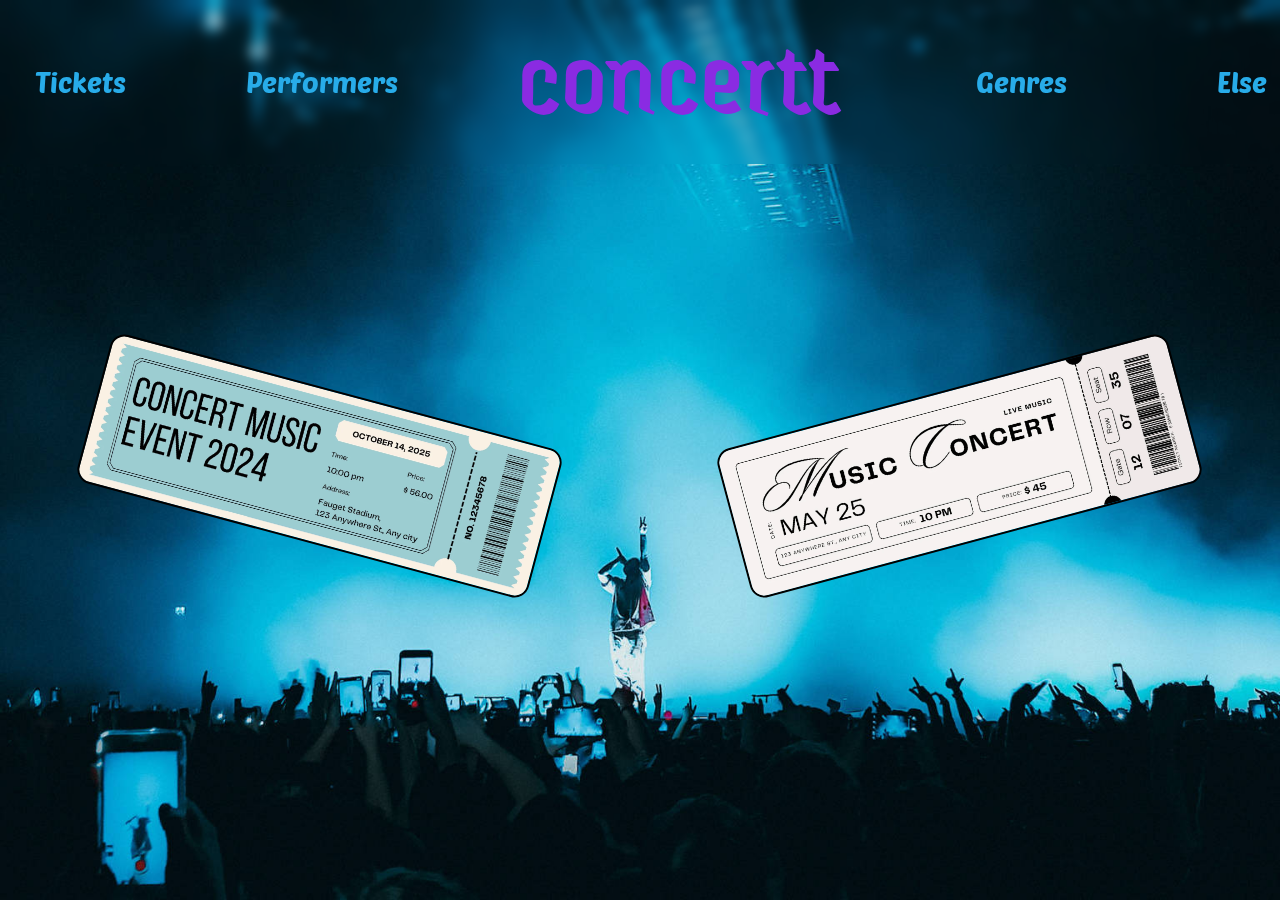
<file: index.html>
<!DOCTYPE html>
<html lang="en">

<head>
    <meta charset="UTF-8">
    <meta name="viewport" content="width=device-width, initial-scale=1.0">
    <title>CONCERTT</title>
    <link rel="stylesheet" href="style.css">
    <link rel="preconnect" href="https://fonts.googleapis.com">
    <link rel="preconnect" href="https://fonts.gstatic.com" crossorigin>
    <link href="https://fonts.googleapis.com/css2?family=Jaini&family=Poetsen+One&display=swap" rel="stylesheet">
</head>

<body class="body-img" id="content">
    <header >
        <div class="container-hdr" >
            
            <ul class="link-list" id="link-list">
                <li style="margin-right: 20px;" class="link hover-effect"><a class="link-a" href="../real/page tickets/tickets.html">Tickets</a>
                    <div class="additional-words">
                        <p><a class="hover-item" href="#">Tommorow</a></p>
                        <p><a class="hover-item" href="#">in 1 day</a></p>
                        <p><a class="hover-item" href="#">in 2 days</a></p>
                        <p><a class="hover-item" href="#">any other day</a></p>
                    </div>
                </li>
                <li class="link hover-effect"><a class="link-a"  href="../real/page performers/about.html">Performers</a>
                    <div class="additional-words">
                        <p><a class="hover-item" href="#">Playboi Carti</a></p>
                        <p><a class="hover-item" href="#">Travis Scott</a></p>
                        <p><a class="hover-item" href="#">Kendrick Lamar</a></p>
                        <p><a class="hover-item" href="#">21 Savage</a></p>
                        <p><a class="hover-item" href="#">Kanye West</a></p>
                        <p><a class="hover-item" href="#">others</a></p>
                    </div>
                </li>
            </ul>

                <div class="site-name"><a class="site-name-a" href="index.html">concertt</a></div>

                   <ul class="link-list" id="link-list">
                <li class="link hover-effect"><a class="link-a" href="#">Genres</a>
                    <div class="additional-words">
                        <p><a class="hover-item" href="#">Rock</a></p>
                        <p><a class="hover-item" href="#">Rap</a></p>
                        <p><a class="hover-item" href="#">Pop</a></p>
                        <p><a class="hover-item" href="#">Jazz</a></p>
                    </div>
                </li>
                <li style="margin-left: 50px;" class="link"><a class="link-a" href="../real/else/else.html">Else</a></li>
            </ul>
        </div>
    </header>

    <main>
        <div class="ticket-container">
            <a href="../page tickets/about.html">
                <img class="ticket-img" src="ticket.webp" alt="Ticket 1">
            </a>
            <a href="../page tickets/about.html">
                <img class="ticket-img" src="secondticket.webp" alt="Ticket 2">
            </a>
        </div>
    </main>

    <script src="script.js"></script>
</body>

</html>
</file>
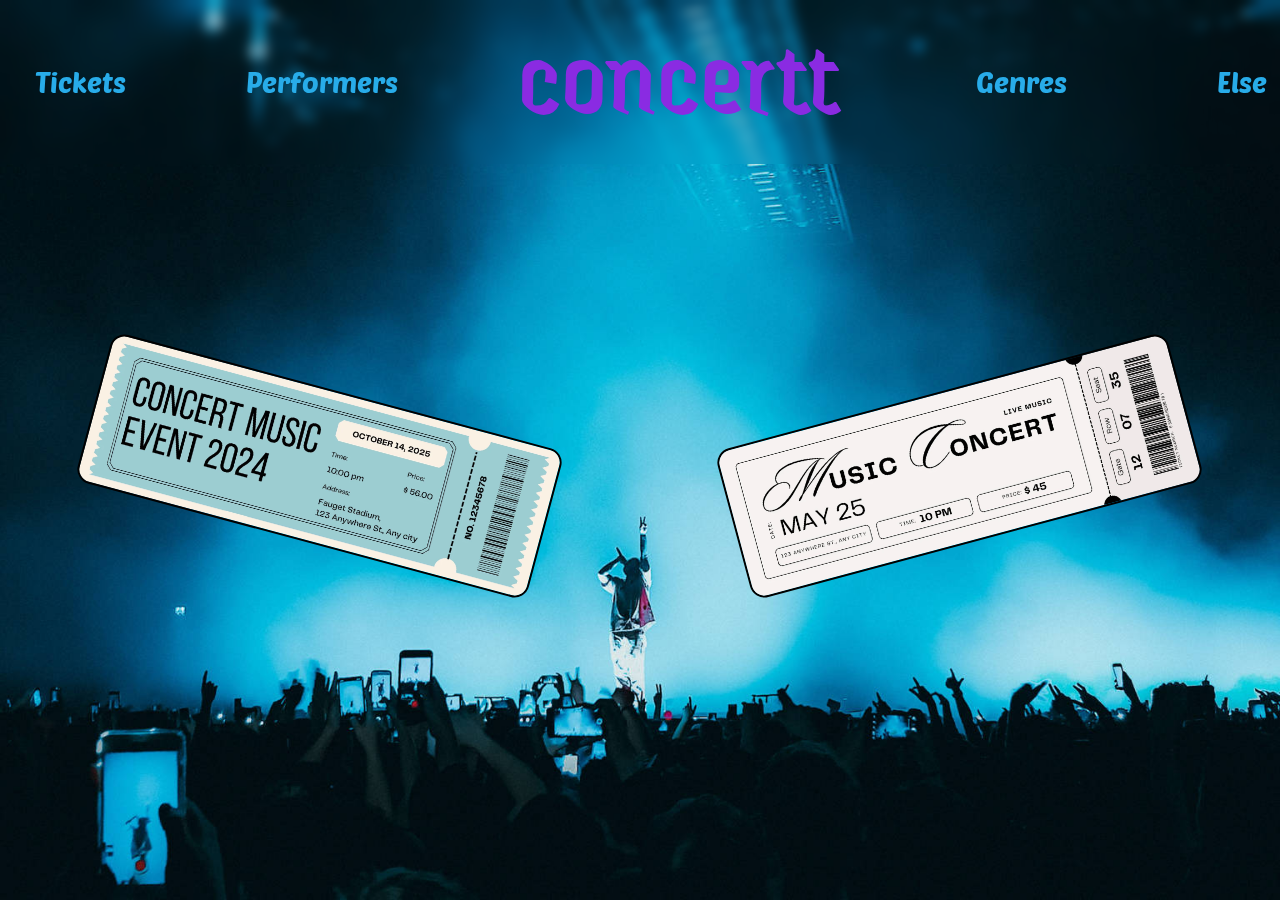
<file: main page/index.html>
<!DOCTYPE html>
<html lang="en">

<head>
    <meta charset="UTF-8">
    <meta name="viewport" content="width=device-width, initial-scale=1.0">
    <title>CONCERTT</title>
    <link rel="stylesheet" href="style.css">
    <link rel="preconnect" href="https://fonts.googleapis.com">
    <link rel="preconnect" href="https://fonts.gstatic.com" crossorigin>
    <link href="https://fonts.googleapis.com/css2?family=Jaini&family=Poetsen+One&display=swap" rel="stylesheet">
</head>

<body class="body-img">
    <header>
        <div class="container-hdr">
            
            <ul class="link-list" id="link-list">
                <li style="margin-right: 20px;" class="link hover-effect"><a class="link-a" href="../page tickets/tickets.html">Tickets</a>
                    <div class="additional-words">
                        <p><a class="hover-item" href="#">Tommorow</a></p>
                        <p><a class="hover-item" href="#">in 1 day</a></p>
                        <p><a class="hover-item" href="#">in 2 days</a></p>
                        <p><a class="hover-item" href="#">any other day</a></p>
                    </div>
                </li>
                <li class="link hover-effect"><a class="link-a" href="../page performers/about.html">Performers</a>
                    <div class="additional-words">
                        <p><a class="hover-item" href="#">Playboi Carti</a></p>
                        <p><a class="hover-item" href="#">Travis Scott</a></p>
                        <p><a class="hover-item" href="#">Kendrick Lamar</a></p>
                        <p><a class="hover-item" href="#">21 Savage</a></p>
                        <p><a class="hover-item" href="#">Kanye West</a></p>
                        <p><a class="hover-item" href="#">others</a></p>
                    </div>
                </li>
            </ul>

                <div class="site-name"><a class="site-name-a" href="index.html">concertt</a></div>

                   <ul class="link-list" id="link-list">
                <li class="link hover-effect"><a class="link-a" href="#">Genres</a>
                    <div class="additional-words">
                        <p><a class="hover-item" href="#">Rock</a></p>
                        <p><a class="hover-item" href="#">Rap</a></p>
                        <p><a class="hover-item" href="#">Pop</a></p>
                        <p><a class="hover-item" href="#">Jazz</a></p>
                    </div>
                </li>
                <li style="margin-left: 50px;" class="link"><a class="link-a" href="../else/else.html">Else</a></li>
            </ul>
        </div>
    </header>

    <main>
        <div class="ticket-container">
            <a href="../page tickets/about.html">
                <img class="ticket-img" src="ticket.webp" alt="Ticket 1">
            </a>
            <a href="../page tickets/about.html">
                <img class="ticket-img" src="secondticket.webp" alt="Ticket 2">
            </a>
        </div>
    </main>

</body>

</html>
</file>
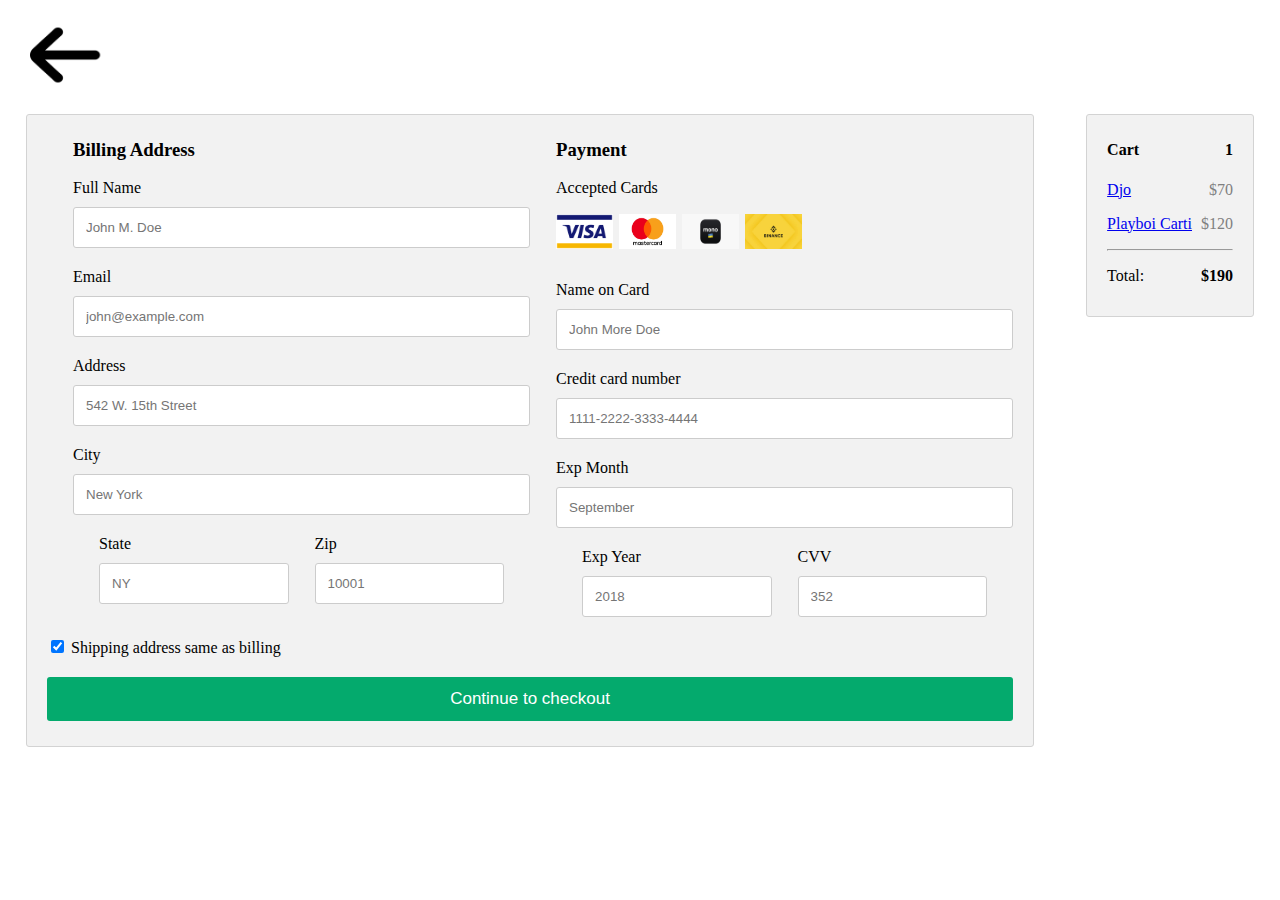
<file: bookingtickets/book_tickets.html>
<!DOCTYPE html>
<html lang="en">
<head>
    <meta charset="UTF-8">
    <meta name="viewport" content="width=device-width, initial-scale=1.0">
    <title>booking tickets</title>
    <link rel="stylesheet" href="book_tickets.css">
</head>
<body id="content">
    <header>
        <div class="img-hdr">
            <a class="back-a" href="../page tickets/tickets.html"> <img class="img-back" src="img-back.png" /></a>
        </div>
    </header>
    <main>

        <div class="row">
            <div class="col-75">
              <div class="container">
                <form action="/action_page.php">
          
                  <div class="row">
                    <div class="col-50">
                      <h3>Billing Address</h3>
                      <label for="fname"><i class="fa fa-user"></i> Full Name</label>
                      <input type="text" id="fname" name="firstname" placeholder="John M. Doe">
                      <label for="email"><i class="fa fa-envelope"></i> Email</label>
                      <input type="text" id="email" name="email" placeholder="john@example.com">
                      <label for="adr"><i class="fa fa-address-card-o"></i> Address</label>
                      <input type="text" id="adr" name="address" placeholder="542 W. 15th Street">
                      <label for="city"><i class="fa fa-institution"></i> City</label>
                      <input type="text" id="city" name="city" placeholder="New York">
          
                      <div class="row">
                        <div class="col-50">
                          <label for="state">State</label>
                          <input type="text" id="state" name="state" placeholder="NY">
                        </div>
                        <div class="col-50">
                          <label for="zip">Zip</label>
                          <input type="text" id="zip" name="zip" placeholder="10001">
                        </div>
                      </div>
                    </div>
          
                    <div class="col-50">
                      <h3>Payment</h3>
                      <label for="fname">Accepted Cards</label>
                      <div class="icon-container">
                      <a href=""> <img class="card-icons" src="../images/Visa.png" alt="visa"></a> 
                       <a href=""> <img class="card-icons" src="../images/mastercard.png" alt="mastercard"></a>
                       <a href=""> <img class="card-icons" src="../images/mono.png" alt="monobank"></a>
                       <a href=""> <img class="card-icons" src="../images/binance.png" alt="binance"></a>
                      </div>
                      <label for="cname">Name on Card</label>
                      <input type="text" id="cname" name="cardname" placeholder="John More Doe">
                      <label for="ccnum">Credit card number</label>
                      <input type="text" id="ccnum" name="cardnumber" placeholder="1111-2222-3333-4444">
                      <label for="expmonth">Exp Month</label>
                      <input type="text" id="expmonth" name="expmonth" placeholder="September">
          
                      <div class="row">
                        <div class="col-50">
                          <label for="expyear">Exp Year</label>
                          <input type="text" id="expyear" name="expyear" placeholder="2018">
                        </div>
                        <div class="col-50">
                          <label for="cvv">CVV</label>
                          <input type="text" id="cvv" name="cvv" placeholder="352">
                        </div>
                      </div>
                    </div>
          
                  </div>
                  <label>
                    <input type="checkbox" checked="checked" name="sameadr"> Shipping address same as billing
                  </label>
                  <input type="submit" value="Continue to checkout" class="btn">
                </form>
              </div>
            </div>
          
            <div class="col-25">
              <div class="container">
                <h4>Cart
                  <span class="price" style="color:black">
                    <i class="fa fa-shopping-cart"></i>
                    <b>1</b>
                  </span>
                </h4>
                <p><a href="#">Djo</a> <span class="price">$70</span></p>
                 <p><a style="padding-right: 9px;" href="#">Playboi Carti</a> <span class="price">$120</span></p>
                <!-- <p><a href="#">Prod</a> <span class="price">$8</span></p>
                <p><a href="#">Prod</a> <span class="price">$2</span></p>  -->
                <hr>
                <p>Total:  <span class="price" style="color:black"><b>$190</b></span></p>
              </div>
            </div>
          </div>

    </main>

    <script src="script.js"></script>
</body>
</html>
</file>
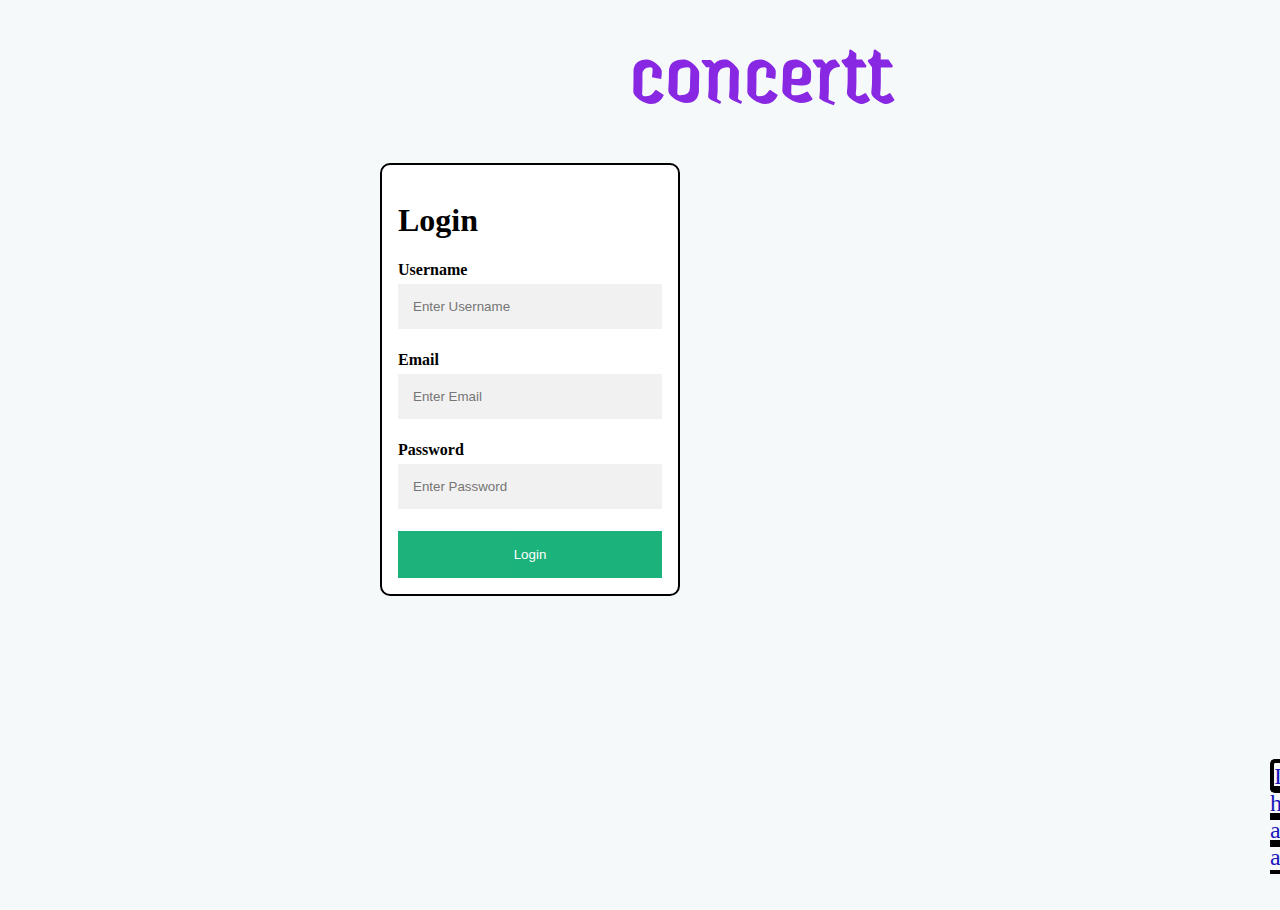
<file: else/else.html>
<!DOCTYPE html>
<html lang="en">
<head>
    <meta charset="UTF-8">
    <meta name="viewport" content="width=device-width, initial-scale=1.0">
    <title>else</title>
    <link rel="stylesheet" href="else.css" />
    <link rel="preconnect" href="https://fonts.googleapis.com">
    <link rel="preconnect" href="https://fonts.gstatic.com" crossorigin>
    <link
        href="https://fonts.googleapis.com/css2?family=Jaini&family=Poetsen+One&family=Ubuntu+Sans+Mono:ital@0;1&display=swap"
        rel="stylesheet">
    <link href="https://fonts.googleapis.com/css2?family=Jaini&display=swap" rel="stylesheet">
</head>
<body id="content">
  <header>
    
      <div class="container-hdr">
          <div class="site-name"><a class="site-name-a" href="../index.html">concertt</a></div>


          <!-- <ul class="link-list" id="link-list">
              <div class="hover-effect">
                  <li class="link" id="link">Tickets</li>
                  <div class="additional-words">
                      <p><a class="hover-one" href="">Tommorow</a></p>
                  </div>
                  <div class="additional-words">
                      <p><a class="hover-two" href="">Any other day</a></p>
                  </div>
              </div>
              <div class="hover-effect">
              <li class="link"><a class="link-a" href="">Performers</a></li>
              <div class="additional-words">
                  <p><a class="hover-one" href="">Playboi Carti</a></p>
              </div>
              <div class="additional-words">
                  <p><a class="hover-two" href="">Travis Scott</a></p>
              </div>
              <div class="additional-words">
                  <p><a class="hover-three" href="">Kendrick Lamar (win)</a></p>
              </div>
              <div class="additional-words">
                  <p><a class="hover-four" href="">21 Savage</a></p>
              </div>
              <div class="additional-words">
                  <p><a class="hover-five" href="">Kanye West</a></p>
              </div>
              <div class="additional-words">
                  <p><a class="hover-six" href="">others</a></p>
              </div>
          </div>
          <div class="hover-effect">
              <li class="link-two"><a class="link-a" href="">Genres</a></li>
              <div class="additional-words">
                  <p><a class="hover-second" href="">Rock</a></p>
              </div>
              <div class="additional-words">
                  <p><a class="hover-second-two" href="">Rap</a></p>
              </div>
              <div class="additional-words">
                  <p><a class="hover-second-three" href="">Pop</a></p>
              </div>
              <div class="additional-words">
                  <p><a class="hover-second-four" href="">Jazz</a></p>
              </div>
          </div>
              <li class="link-two"><a class="link-a" href="./else/else.html">Else</a></li>
              <div class="additional-words">
                  <p><a class="hover-third" href="">Log in</a></p>
              </div>
          </ul> -->

          <!-- <div style="margin-top: 10px; margin-left: -300px; color: rgb(255, 255, 255);"></div>
      </div> -->
  
  </header>
    <!-- <div class="bg-img"> -->
        <form action="/action_page.php" class="container">
          <h1>Login</h1>

          <label for="username"><b>Username</b></label>
          <input type="text" placeholder="Enter Username" name="email" required>
      
          <label for="email"><b>Email</b></label>
          <input type="text" placeholder="Enter Email" name="email" required>
      
          <label for="psw"><b>Password</b></label>
          <input type="password" placeholder="Enter Password" name="psw" required>
      
          <button type="submit" class="btn">Login</button>
        </form>
    </div>
    <div class="sign-in"><a class="sign-in-a" href="../sign in/signin.html">I have an account</a>
    </div>
   
    <script src="script.js"></script>
</body>
</html>
</file>
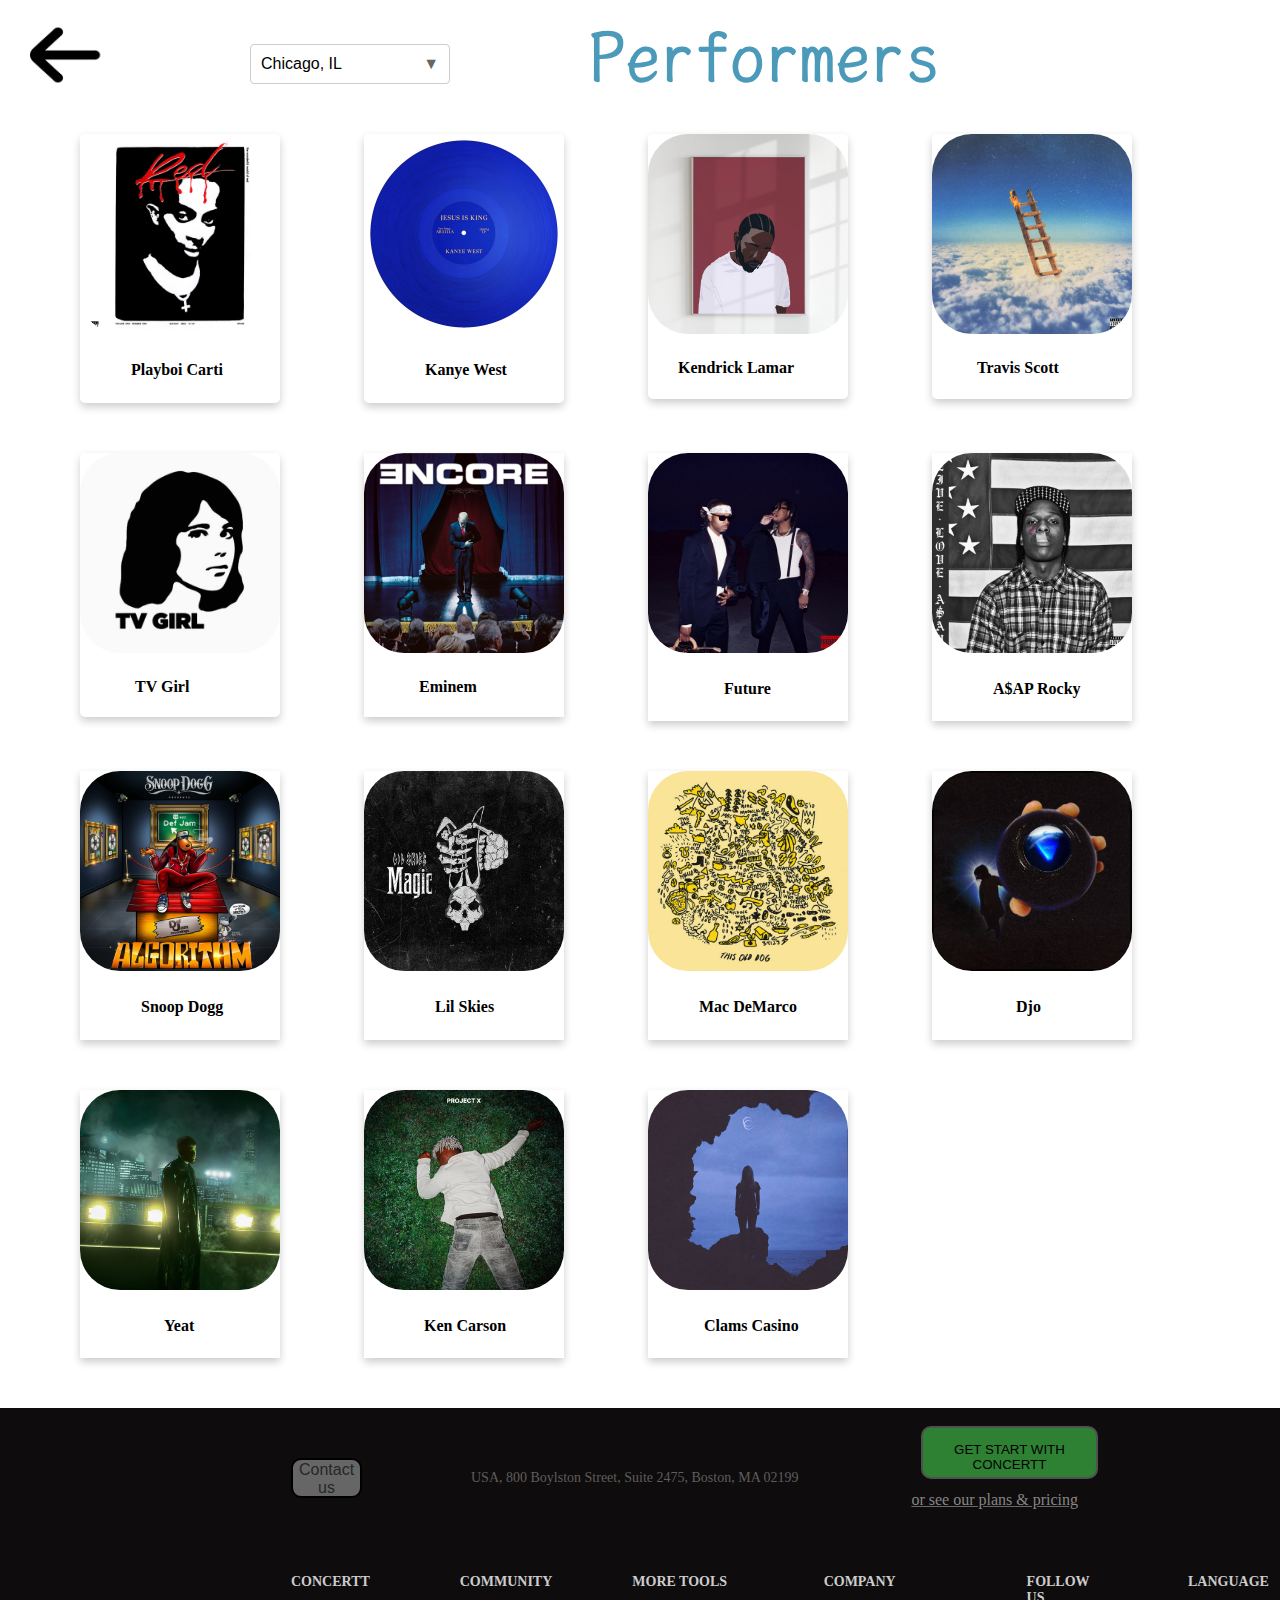
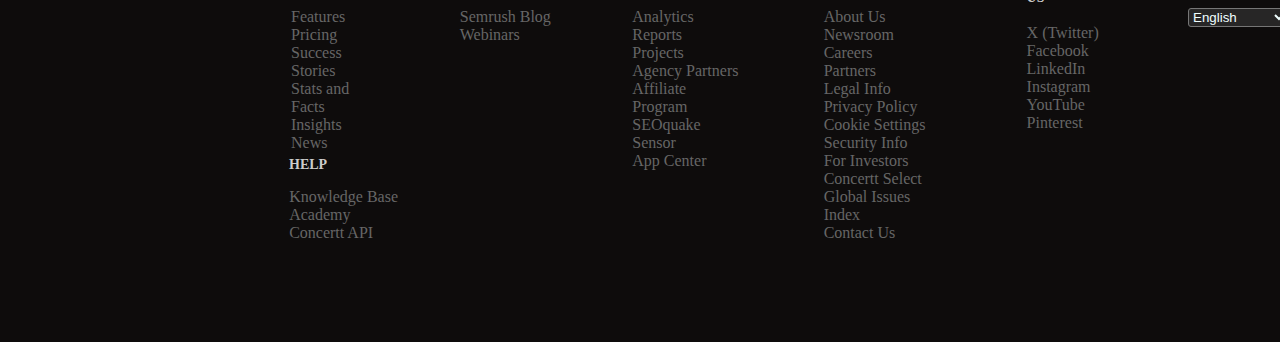
<file: page performers/about.html>
<!DOCTYPE html>
<html lang="en">

<head>
  <meta charset="UTF-8">
  <meta name="viewport" content="width=device-width, initial-scale=1.0">
  <title>performers</title>
  <link rel="stylesheet" href="about.css">

  <link rel="preconnect" href="https://fonts.googleapis.com">
  <link rel="preconnect" href="https://fonts.gstatic.com" crossorigin>
  <link
    href="https://fonts.googleapis.com/css2?family=LXGW+WenKai+Mono+TC&family=Noto+Sans+Hanunoo&family=Open+Sans:ital,wght@0,300..800;1,300..800&display=swap"
    rel="stylesheet">

</head>

<body id="content">
  <header>
    <div class="container">
      <div class="img-hdr">
        <a class="link-a" href="../index.html"> <img class="img-back" src="img-back.png" /></a>
      </div>
      <div>
        <p class="title-hdr">
          <a class="title-link" href="../page performers/about.html">Performers</a>
        </p>
      </div>
    </div>

    <div class="container-form">
      <div class="custom-select">
        <div class="select-selected">Chicago, IL</div>
        <div class="select-items">
          <div><a class="a-form" href="">Boston, MA</a></div>
          <div><a class="a-form" href="">Brooklyn, NY</a></div>
          <div class="same-as-selected">Chicago, IL</div>
          <div><a class="a-form" href="">Cleveland, OH</a></div>
          <div><a class="a-form" href="">Seattle, WA</a></div>
          <div><a class="a-form" href="">Washington, DC</a></div>
          <div><a class="a-form" href="">New York, NY</a></div>
          <div><a class="a-form" href="">Miami, FL</a></div>
          <div><a class="a-form" href="">Los Angeles, LA</a></div>

        </div>
      </div>
    </div>

  </header>
  <main>
    <!-- start -->
    <div class="card-container">
      <div class="card">
        <img class="card-img" src="../images/Whole_Lotta_Red.png" alt="Carti">
        <div class="card-title">
          <h4 style="margin-left: 35px;"><b>Playboi Carti</b></h4>
        </div>
      </div>
    </div>
    <!-- end -->
    <!-- start -->
    <div class="card-container">
      <div class="card">
        <img class="card-img" src="../images/kanye.webp" alt="Kanye West">
        <div class="card-title">
          <h4 style="margin-left: 45px;"><b>Kanye West</b></h4>
        </div>
      </div>
    </div>
    <!-- end -->
    <!-- start -->
    <div class="card-container">
      <div class="card">
        <img class="card-img" src="../images/kendricks album.webp" alt="Kendrick Lamar">
        <div class="card-title_cards">
          <h4 style="margin-left: 30px;"><b>Kendrick Lamar</b></h4>
        </div>
      </div>
    </div>
    <!-- end -->
    <!-- start -->
    <div class="card-container">
      <div class="card">
        <img class="card-img" src="../images/highest in the room.jpg" alt="Travis Scott">
        <div class="card-title_cards">
          <h4 style="margin-left: 45px;"><b>Travis Scott</b></h4>
        </div>
      </div>
    </div>
    <!-- end -->
    <!-- start -->
    <div class="card-container">
      <div class="card">
        <img class="card-img" style="height: 200px;" src="../images/tv_girl.png" alt="TV girl">
        <div class="card-title_cards">
          <h4 style="margin-left: 55px;"><b>TV Girl</b></h4>
        </div>
      </div>
    </div>
    <!-- start -->
    <div class="card-container-second">
      <div class="card-two">
        <img class="card-img" style="height: 200px;" src="../images/eminem.png" alt="">
        <div class="card-title_cards">
          <h4 style="margin-left: 55px;"><b>Eminem</b></h4>
        </div>
      </div>
    </div>
    <!-- end -->
    <!-- start -->
    <div class="card-container-second">
      <div class="card-two">
        <img class="card-img" style="height: 200px;" src="../images/Like20Thaty.png" alt="">
        <div class="card-title">
          <h4 style="margin-left: 60px;"><b>Future</b></h4>
        </div>
      </div>
    </div>
    <!-- end -->
    <!-- start -->
    <div class="card-container-second">
      <div class="card-two">
        <img class="card-img" style="height: 200px;" src="../images/asap.png" alt="">
        <div class="card-title">
          <h4 style="margin-left: 45px;"><b>A$AP Rocky</b></h4>
        </div>
      </div>
    </div>
    <!-- end -->
    <!-- start -->
    <div class="card-container-second">
      <div class="card-two">
        <img class="card-img" style="height: 200px;" src="../images/snoopdog.png" alt="">
        <div class="card-title">
          <h4 style="margin-left: 45px;"><b>Snoop Dogg</b></h4>
        </div>
      </div>
    </div>
    <!-- end -->
    <!-- start -->
    <div class="card-container-second">
      <div class="card-two">
        <img class="card-img" style="height: 200px;" src="../images/skieslil.png" alt="">
        <div class="card-title">
          <h4 style="margin-left: 55px;"><b>Lil Skies</b></h4>
        </div>
      </div>
    </div>
    <!-- end -->
        <!-- start -->
        <div class="card-container-second">
          <div class="card-two">
            <img class="card-img" style="height: 200px;" src="../images/demarco.jpg" alt="">
            <div class="card-title">
              <h4 style="margin-left: 35px;"><b>Mac DeMarco</b></h4>
            </div>
          </div>
        </div>
        <!-- end -->
            <!-- start -->
    <div class="card-container-second">
      <div class="card-two">
        <img class="card-img" style="height: 200px;" src="../images/djo.jpg" alt="">
        <div class="card-title">
          <h4 style="margin-left: 68px;"><b>Djo</b></h4>
        </div>
      </div>
    </div>
    <!-- end -->
      <!-- start -->
      <div class="card-container-second">
        <div class="card-two">
          <img class="card-img" style="height: 200px;" src="../images/yeat.jpg" alt="">
          <div class="card-title">
            <h4 style="margin-left: 68px;"><b>Yeat</b></h4>
          </div>
        </div>
      </div>
      <!-- end -->
        <!-- start -->
    <div class="card-container-second">
      <div class="card-two">
        <img class="card-img" style="height: 200px;" src="../images/ken-carson.jpg" alt="">
        <div class="card-title">
          <h4 style="margin-left: 44px;"><b>Ken Carson</b></h4>
        </div>
      </div>
    </div>
    <!-- end -->
      <!-- start -->
      <div class="card-container-second">
        <div class="card-two">
          <img class="card-img" style="height: 200px;" src="../images/clams_casino.jpg" alt="">
          <div class="card-title">
            <h4 style="margin-left: 40px;"><b>Clams Casino</b></h4>
          </div>
        </div>
      </div>
      <!-- end -->
  </main>
<footer>
  <div class="div-btn">
    <button class="ftr-btn">  <a class="a-btn" href="">  Contact us  </a>  </button>
  </div>
  <div class="ftr-street">
   <a href="https://shorturl.at/x1awL" target="_blank" style="text-decoration: none;"> <span class="span-street">USA, 800 Boylston Street, Suite 2475, Boston, MA 02199</span></a>
  </div>
  <div class="smth-hpnd">
    <button class="ftr-sec-btn">
      <a class="smth-hpnd-a" href=""><p class="ftr-sec-text">GET START WITH CONCERTT</p></a>
    </button>
  </div>
  <div class="see_plans">
    <a class="plans_a" href="#"><p class="plans_text">or see our plans & pricing</p></a>
  </div>
  <div class="surf-menu">
<div class="surf-menu-first">
  <h4 style="margin-left: 220px;" class="ftr-surf-title">CONCERTT</h4>
  <ul style="margin-left: 220px;" class="surf-menu-items">
    <li><a class="a-surf" href="">Features</a></li>
    <li><a class="a-surf" href="">Pricing</a></li>
    <li><a class="a-surf" href="">Success Stories</a></li>
    <li><a class="a-surf" href="">Stats and Facts</a></li>
    <li><a class="a-surf" href="">Insights</a></li>
    <li><a class="a-surf" href="">News</a></li>
  </ul>
</div>
<div class="surf-menu-first">
  <h4 class="ftr-surf-title">COMMUNITY</h3>
    <ul class="surf-menu-items">
      <li><a class="a-surf" href="">Semrush Blog</a></li>
      <li><a class="a-surf" href="">Webinars</a></li>
    </ul>
</div>
<div class="surf-menu-first">
  <h4 class="ftr-surf-title">MORE TOOLS</h4>
  <ul class="surf-menu-items">
    <li><a class="a-surf" href="">Analytics Reports</a></li>
    <li><a class="a-surf" href="">Projects</a></li>
    <li><a class="a-surf" href="">Agency Partners</a></li>
    <li><a class="a-surf" href="">Affiliate Program</a></li>
    <li><a class="a-surf" href="">SEOquake</a></li>
    <li><a class="a-surf" href="">Sensor</a></li>
    <li><a class="a-surf" href="">App Center</a></li>
  </ul>
</div>
<div class="surf-menu-first">
  <h4 class="ftr-surf-title">COMPANY</h4>
  <ul class="surf-menu-items">
    <li><a class="a-surf" href="">About Us</a></li>
    <li><a class="a-surf" href="">Newsroom</a></li>
    <li><a class="a-surf" href="">Careers</a></li>
    <li><a class="a-surf" href="">Partners</a></li>
    <li><a class="a-surf" href="">Legal Info</a></li>
    <li><a class="a-surf" href="">Privacy Policy</a></li>
    <li><a class="a-surf" href="">Cookie Settings</a></li>
    <li><a class="a-surf" href="">Security Info</a></li>
    <li><a class="a-surf" href="">For Investors</a></li>
    <li><a class="a-surf" href="">Concertt Select</a></li>
    <li><a class="a-surf" href="">Global Issues Index</a></li>
    <li><a class="a-surf" href="">Contact Us</a></li>
  </ul>
</div>
<div class="surf-menu-first">
  <h4 class="ftr-surf-title">FOLLOW US</h4>
  <ul class="surf-menu-items">
    <li><a class="a-surf" href="">X (Twitter)</a></li>
    <li><a class="a-surf" href="">Facebook</a></li>
    <li><a class="a-surf" href="">LinkedIn</a></li>
    <li><a class="a-surf" href="">Instagram</a></li>
    <li><a class="a-surf" href="">YouTube</a></li>
    <li><a class="a-surf" href="">Pinterest</a></li>
  </ul>
</div>
<div class="surf-menu-first">
  <h4 class="ftr-surf-title">LANGUAGE</h4>

<select class="ftr-form"  id="cars">
  <option  value="English">English</option>
  <option value="Ukrainian">Ukrainian</option>
  <option value="Spanish">Spanish</option>
  <option value="Polska">Polska</option>
</select>
</div>

</div>
  
<div class="surf-menu-second">
  <h4 class="ftr-surf-title-sec">HELP</h4>
  <ul class="surf-menu-items-sec">
    <li><a class="a-surf" href="">Knowledge Base</a></li>
    <li><a class="a-surf" href="">Academy</a></li>
    <li><a class="a-surf" href="">Concertt API</a></li>
  </ul>
</div>
</footer>

  <script src="script.js"></script>

</body>

</html>
</file>
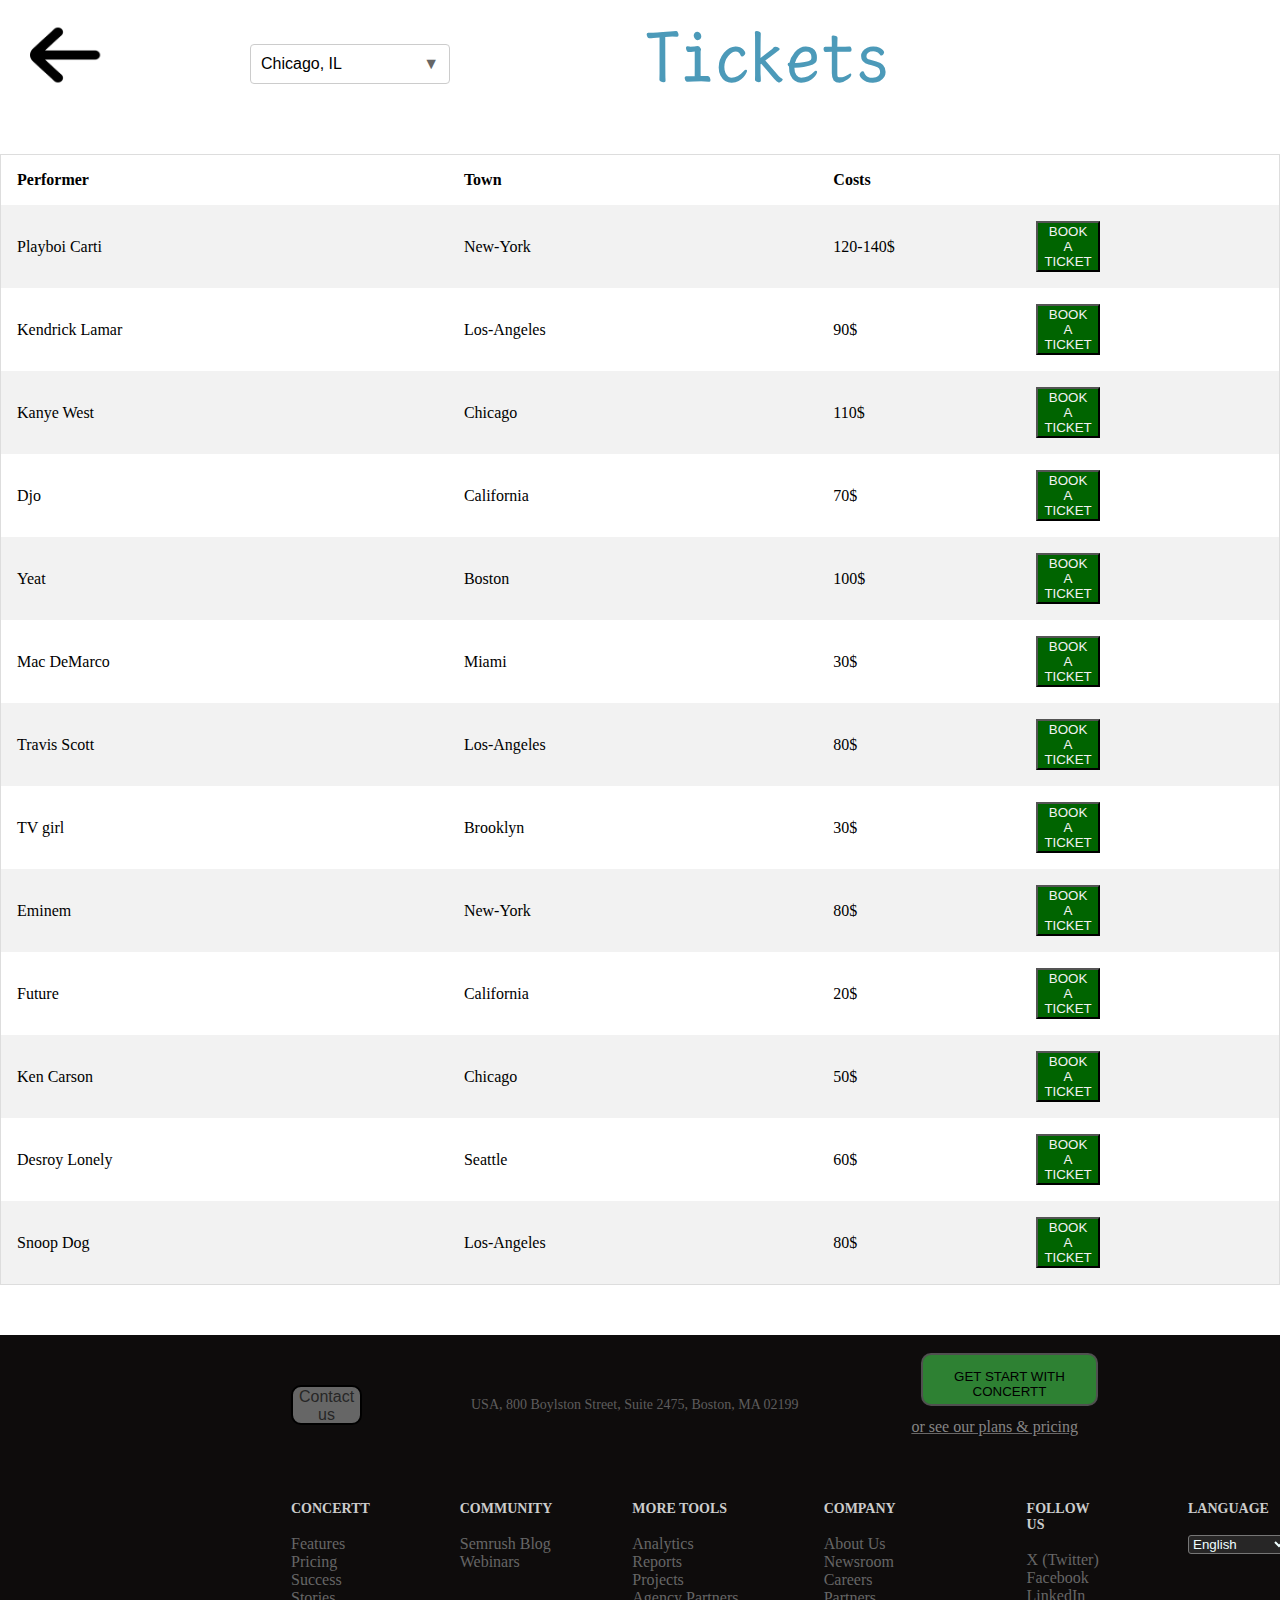
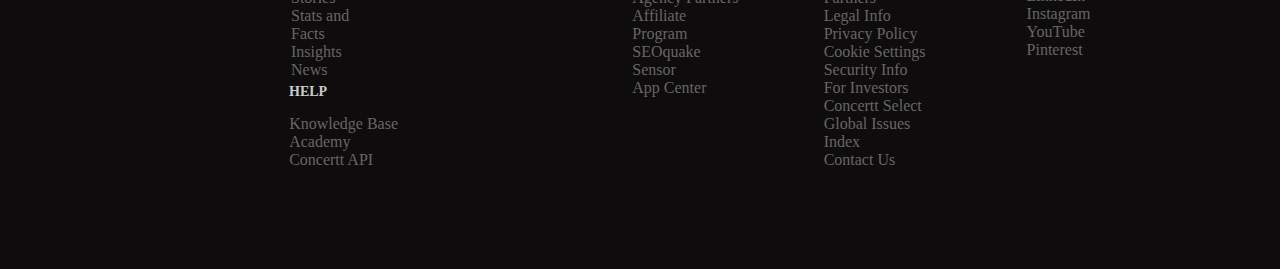
<file: page tickets/tickets.html>
<!DOCTYPE html>
<html lang="en">

<head>
    <meta charset="UTF-8">
    <meta name="viewport" content="width=device-width, initial-scale=1.0">
    <title>tickets</title>
    <link rel="stylesheet" href="tickets.css">

    <link rel="preconnect" href="https://fonts.googleapis.com">
    <link rel="preconnect" href="https://fonts.gstatic.com" crossorigin>
    <link
        href="https://fonts.googleapis.com/css2?family=LXGW+WenKai+Mono+TC&family=Noto+Sans+Hanunoo&family=Open+Sans:ital,wght@0,300..800;1,300..800&display=swap"
        rel="stylesheet">
</head>

<body id="content">
    <header>
        <div class="container">
            <div class="img-hdr">
                <a class="link-a" href="../index.html"> <img class="img-back" src="img-back.png" /></a>
            </div>
            <div>
                <p class="title-hdr">
                    <a class="title-link" href="../page tickets/tickets.html">Tickets</a>
                </p>
            </div>
        </div>

        <div class="container-form">
            <div class="custom-select">
                <div class="select-selected">Chicago, IL</div>
                <div class="select-items">
                    <div><a class="a-form" href="">Boston, MA</a></div>
                    <div><a class="a-form" href="">Brooklyn, NY</a></div>
                    <div class="same-as-selected">Chicago, IL</div>
                    <div><a class="a-form" href="">Cleveland, OH</a></div>
                    <div><a class="a-form" href="">Seattle, WA</a></div>
                    <div><a class="a-form" href="">Washington, DC</a></div>
                    <div><a class="a-form" href="">New York, NY</a></div>
                    <div><a class="a-form" href="">Miami, FL</a></div>
                    <div><a class="a-form" href="">Los Angeles, LA</a></div>

                </div>
            </div>
        </div>
    </header>
    <main>
    <table>
        <tr>
            <th>Performer</th>
            <th>Town</th>
            <th>Costs</th>
        </tr>
        <tr>
            <td>Playboi Carti</td>
            <td>New-York</td>
            <td>120-140$</td>
            <td><a href="../bookingtickets/book_tickets.html"><button class="table-btn">BOOK A TICKET</button></a></td>
        </tr>
        <tr>
            <td>Kendrick Lamar</td>
            <td>Los-Angeles</td>
            <td>90$</td>
            <td><a href="../bookingtickets/book_tickets.html"><button class="table-btn">BOOK A TICKET</button></a></td>
        </tr>
        <tr>
            <td>Kanye West</td>
            <td>Chicago</td>
            <td>110$</td>
            <td><a href="../bookingtickets/book_tickets.html"><button class="table-btn">BOOK A TICKET</button></a></td>
        </tr>
        <tr>
            <td>Djo</td>
            <td>California</td>
            <td>70$</td>
            <td><a href="../bookingtickets/book_tickets.html"><button class="table-btn">BOOK A TICKET</button></a></td>
        </tr>
        <tr>
            <td>Yeat</td>
            <td>Boston</td>
            <td>100$</td>
            <td><a href="../bookingtickets/book_tickets.html"><button class="table-btn">BOOK A TICKET</button></a></td>
        </tr>
        <tr>
            <td>Mac DeMarco</td>
            <td>Miami</td>
            <td>30$</td>
            <td><a href="../bookingtickets/book_tickets.html"><button class="table-btn">BOOK A TICKET</button></a></td>
        </tr>
        <tr>
            <td>Travis Scott</td>
            <td>Los-Angeles</td>
            <td>80$</td>
            <td><a href="../bookingtickets/book_tickets.html"><button class="table-btn">BOOK A TICKET</button></a></td>
        </tr>
        <tr>
            <td>TV girl</td>
            <td>Brooklyn</td>
            <td>30$</td>
            <td><a href="../bookingtickets/book_tickets.html"><button class="table-btn">BOOK A TICKET</button></a></td>
        </tr>
        <tr>
            <td>Eminem</td>
            <td>New-York</td>
            <td>80$</td>
            <td><a href="../bookingtickets/book_tickets.html"><button class="table-btn">BOOK A TICKET</button></a></td>
        </tr>
        <tr>
            <td>Future</td>
            <td>California</td>
            <td>20$</td>
            <td><a href="../bookingtickets/book_tickets.html"><button class="table-btn">BOOK A TICKET</button></a></td>
        </tr>
        <tr>
            <td>Ken Carson</td>
            <td>Chicago</td>
            <td>50$</td>
            <td><a href="../bookingtickets/book_tickets.html"><button class="table-btn">BOOK A TICKET</button></a></td>
        </tr>
        <tr>
            <td>Desroy Lonely</td>
            <td>Seattle</td>
            <td>60$</td>
            <td><a href="../bookingtickets/book_tickets.html"><button class="table-btn">BOOK A TICKET</button></a></td>
        </tr>
        <tr>
            <td>Snoop Dog</td>
            <td>Los-Angeles</td>
            <td>80$</td>
            <td><a href="../bookingtickets/book_tickets.html"><button class="table-btn">BOOK A TICKET</button></a></td>
        </tr>
    </table>
</main>
<footer>
    <div class="div-btn">
      <button class="ftr-btn">  <a class="a-btn" href="">  Contact us  </a>  </button>
    </div>
    <div class="ftr-street">
     <a href="https://shorturl.at/x1awL" target="_blank" style="text-decoration: none;"> <span class="span-street">USA, 800 Boylston Street, Suite 2475, Boston, MA 02199</span></a>
    </div>
    <div class="smth-hpnd">
      <button class="ftr-sec-btn">
        <a class="smth-hpnd-a" href=""><p class="ftr-sec-text">GET START WITH CONCERTT</p></a>
      </button>
    </div>
    <div class="see_plans">
      <a class="plans_a" href="#"><p class="plans_text">or see our plans & pricing</p></a>
    </div>
    <div class="surf-menu">
  <div class="surf-menu-first">
    <h4 style="margin-left: 220px;" class="ftr-surf-title">CONCERTT</h4>
    <ul style="margin-left: 220px;" class="surf-menu-items">
      <li><a class="a-surf" href="">Features</a></li>
      <li><a class="a-surf" href="">Pricing</a></li>
      <li><a class="a-surf" href="">Success Stories</a></li>
      <li><a class="a-surf" href="">Stats and Facts</a></li>
      <li><a class="a-surf" href="">Insights</a></li>
      <li><a class="a-surf" href="">News</a></li>
    </ul>
  </div>
  <div class="surf-menu-first">
    <h4 class="ftr-surf-title">COMMUNITY</h3>
      <ul class="surf-menu-items">
        <li><a class="a-surf" href="">Semrush Blog</a></li>
        <li><a class="a-surf" href="">Webinars</a></li>
      </ul>
  </div>
  <div class="surf-menu-first">
    <h4 class="ftr-surf-title">MORE TOOLS</h4>
    <ul class="surf-menu-items">
      <li><a class="a-surf" href="">Analytics Reports</a></li>
      <li><a class="a-surf" href="">Projects</a></li>
      <li><a class="a-surf" href="">Agency Partners</a></li>
      <li><a class="a-surf" href="">Affiliate Program</a></li>
      <li><a class="a-surf" href="">SEOquake</a></li>
      <li><a class="a-surf" href="">Sensor</a></li>
      <li><a class="a-surf" href="">App Center</a></li>
    </ul>
  </div>
  <div class="surf-menu-first">
    <h4 class="ftr-surf-title">COMPANY</h4>
    <ul class="surf-menu-items">
      <li><a class="a-surf" href="">About Us</a></li>
      <li><a class="a-surf" href="">Newsroom</a></li>
      <li><a class="a-surf" href="">Careers</a></li>
      <li><a class="a-surf" href="">Partners</a></li>
      <li><a class="a-surf" href="">Legal Info</a></li>
      <li><a class="a-surf" href="">Privacy Policy</a></li>
      <li><a class="a-surf" href="">Cookie Settings</a></li>
      <li><a class="a-surf" href="">Security Info</a></li>
      <li><a class="a-surf" href="">For Investors</a></li>
      <li><a class="a-surf" href="">Concertt Select</a></li>
      <li><a class="a-surf" href="">Global Issues Index</a></li>
      <li><a class="a-surf" href="">Contact Us</a></li>
    </ul>
  </div>
  <div class="surf-menu-first">
    <h4 class="ftr-surf-title">FOLLOW US</h4>
    <ul class="surf-menu-items">
      <li><a class="a-surf" href="">X (Twitter)</a></li>
      <li><a class="a-surf" href="">Facebook</a></li>
      <li><a class="a-surf" href="">LinkedIn</a></li>
      <li><a class="a-surf" href="">Instagram</a></li>
      <li><a class="a-surf" href="">YouTube</a></li>
      <li><a class="a-surf" href="">Pinterest</a></li>
    </ul>
  </div>
  <div class="surf-menu-first">
    <h4 class="ftr-surf-title">LANGUAGE</h4>
  
  <select class="ftr-form"  id="cars">
    <option  value="English">English</option>
    <option value="Ukrainian">Ukrainian</option>
    <option value="Spanish">Spanish</option>
    <option value="Polska">Polska</option>
  </select>
  </div>
  
  </div>
    
  <div class="surf-menu-second">
    <h4 class="ftr-surf-title-sec">HELP</h4>
    <ul class="surf-menu-items-sec">
      <li><a class="a-surf" href="">Knowledge Base</a></li>
      <li><a class="a-surf" href="">Academy</a></li>
      <li><a class="a-surf" href="">Concertt API</a></li>
    </ul>
  </div>
  </footer>
  


    <script src="tickets.js"></script>
</body>

</html>
</file>
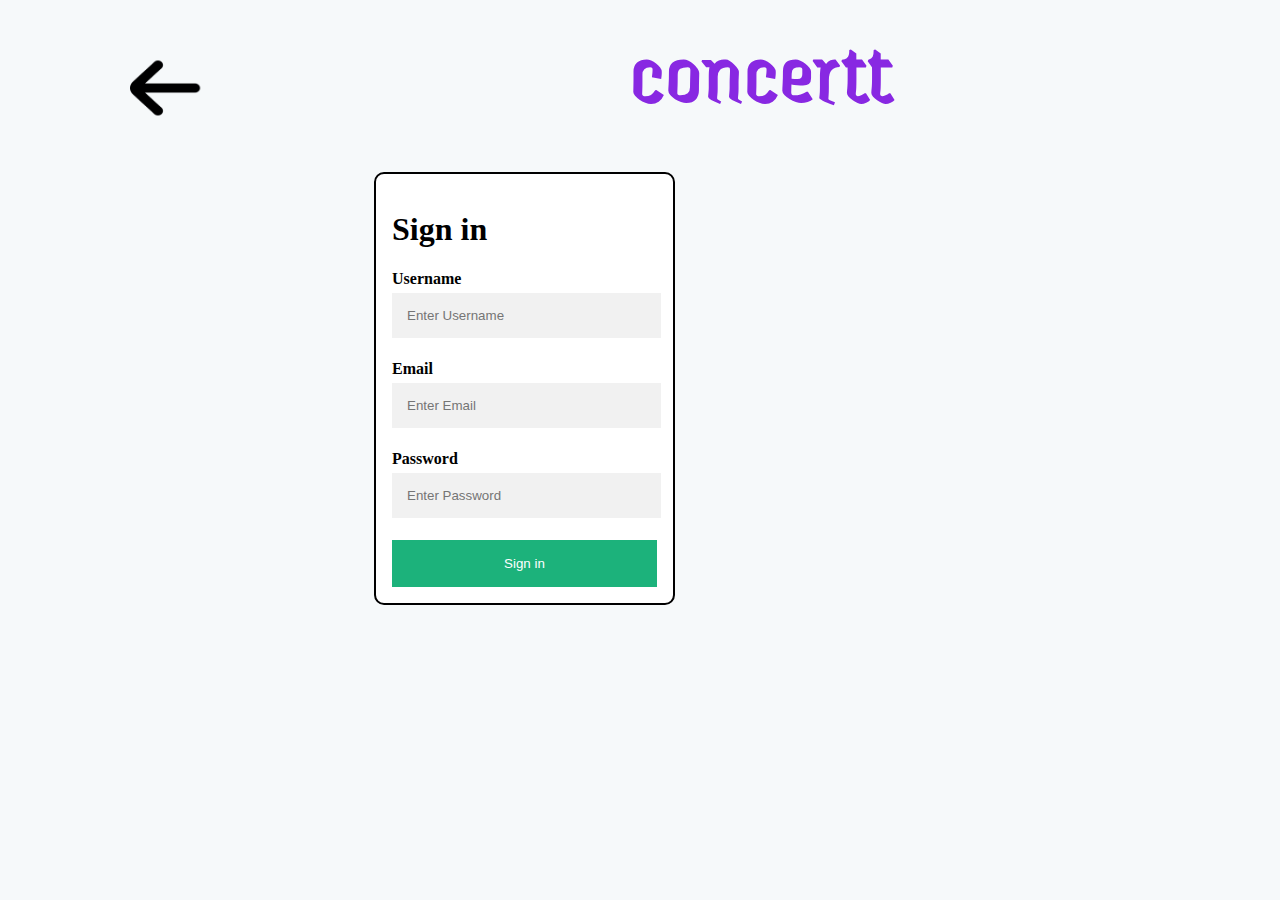
<file: sign in/signin.html>
<!DOCTYPE html>
<html lang="en">
<head>
    <meta charset="UTF-8">
    <meta name="viewport" content="width=device-width, initial-scale=1.0">
    <title>sign in</title>
    <link rel="stylesheet" href="signin.css" />
    <link rel="preconnect" href="https://fonts.googleapis.com">
    <link rel="preconnect" href="https://fonts.gstatic.com" crossorigin>
    <link
        href="https://fonts.googleapis.com/css2?family=Jaini&family=Poetsen+One&family=Ubuntu+Sans+Mono:ital@0;1&display=swap"
        rel="stylesheet">
    <link href="https://fonts.googleapis.com/css2?family=Jaini&display=swap" rel="stylesheet">
</head>
<body id="content">
    <div class="site-name"><a class="site-name-a" href="../main page/index.html">concertt</a></div>
    <div class="back">
        <a class="back-a" href="../else/else.html">
        <img class="back-img" src="back.png" alt="back"/>
    </a>
</div>

<form action="/action_page.php" class="container">
    <h1>Sign in</h1>

    <label for="email"><b>Username</b></label>
    <input type="text" placeholder="Enter Username" name="email" required>

    <label for="email"><b>Email</b></label>
    <input type="text" placeholder="Enter Email" name="email" required>

    <label for="psw"><b>Password</b></label>
    <input type="password" placeholder="Enter Password" name="psw" required>

    <button type="submit" class="btn">Sign in</button>
  </form>

  <script src="script.js"></script>
</body>
</html>
</file>
<file: style.css>
body,
html {
  margin: 0;
  padding: 0;
  box-sizing: border-box;
}

body {
  font-family: 'Poetsen One', sans-serif;
}

.body-img {
  background: url(back.jpg) no-repeat center center fixed;
  background-size: cover;
  /* background-image: ; */
}

.container-hdr {
  max-width: 1300px;
  margin: 0 auto;
  padding: 20px;
  backdrop-filter: blur(6px);
  display: flex;
  justify-content: space-between;
  align-items: center;
  position: relative;
    z-index: 1000;
}

.site-name {
  font-family: 'Jaini', sans-serif;
  font-size: 110px;
  color: blueviolet;
  margin-right: 0px;
  padding-right: 120px;
  padding-left: 70px;
  margin-top: -20px;
}

.site-name-a {
  text-decoration: none;
  color: inherit;
}

.link-list {
list-style-type: none;
  display: flex;
  gap: 100px;
  margin: 0;
  padding: 0;
  color: rgb(82, 157, 223);
  flex: 1;
  margin-left: 15px;
  margin-right: 50px;
  z-index: 50;
}

.link,
.link-two {
  position: relative;
}

.link-a {
  text-decoration: none;
  color: rgb(40, 172, 233);
  font-size: 28px;
}

.hover-effect .additional-words {
  display: none;
  position: absolute;
  left: 0;
  padding: 10px;
  border-radius: 5px;
  width: 100%;
  z-index: 10;
}

.hover-effect:hover .additional-words {
  display: block;
}

.hover-item {
  text-decoration: none;
  color: rgb(17, 227, 235);
  display: block;
  margin: 5px 0;
}

.ticket-container {
  display: flex;
  justify-content: space-around;
  align-items: center;
  margin-top: 25vh;
}

.ticket-img {
  height: 150px;
  width: auto;
  border: 2px solid black;
  border-radius: 15px;
  transform: rotate(15deg);
  transition: transform 0.3s;
}

.ticket-container a:nth-child(2) .ticket-img {
  transform: rotate(-15deg);
}

.ticket-img:hover {
  transform: rotate(0deg);
}

@media (max-width: 768px) {
  .site-name {
    font-size: 60px;
  }

  .link-list {
    flex-direction: column;
    align-items: center;
    gap: 10px;
  }

  .ticket-container {
    flex-direction: column;
    gap: 20px;
  }
}

body {
  margin: 0;
  padding: 0;
}
#content {
  opacity: 1;
  transition: opacity 0.5s ease;
}

#content.fade-out {
  opacity: 0;
}
</file>
<file: main page/style.css>
body,
html {
  margin: 0;
  padding: 0;
  box-sizing: border-box;
}

body {
  font-family: 'Poetsen One', sans-serif;
}

.body-img {
  background: url(back.jpg) no-repeat center center fixed;
  background-size: cover;
  /* background-image: ; */
}

.container-hdr {
  max-width: 1300px;
  margin: 0 auto;
  padding: 20px;
  backdrop-filter: blur(6px);
  display: flex;
  justify-content: space-between;
  align-items: center;
  position: relative;
    z-index: 1000;
}

.site-name {
  font-family: 'Jaini', sans-serif;
  font-size: 110px;
  color: blueviolet;
  margin-right: 0px;
  padding-right: 120px;
  padding-left: 70px;
  margin-top: -20px;
}

.site-name-a {
  text-decoration: none;
  color: inherit;
}

.link-list {
list-style-type: none;
  display: flex;
  gap: 100px;
  margin: 0;
  padding: 0;
  color: rgb(82, 157, 223);
  flex: 1;
  margin-left: 15px;
  margin-right: 50px;
  z-index: 50;
}

.link,
.link-two {
  position: relative;
}

.link-a {
  text-decoration: none;
  color: rgb(40, 172, 233);
  font-size: 28px;
}

.hover-effect .additional-words {
  display: none;
  position: absolute;
  left: 0;
  padding: 10px;
  border-radius: 5px;
  width: 100%;
  z-index: 10;
}

.hover-effect:hover .additional-words {
  display: block;
}

.hover-item {
  text-decoration: none;
  color: rgb(17, 227, 235);
  display: block;
  margin: 5px 0;
}

.ticket-container {
  display: flex;
  justify-content: space-around;
  align-items: center;
  margin-top: 25vh;
}

.ticket-img {
  height: 150px;
  width: auto;
  border: 2px solid black;
  border-radius: 15px;
  transform: rotate(15deg);
  transition: transform 0.3s;
}

.ticket-container a:nth-child(2) .ticket-img {
  transform: rotate(-15deg);
}

.ticket-img:hover {
  transform: rotate(0deg);
}

@media (max-width: 768px) {
  .site-name {
    font-size: 60px;
  }

  .link-list {
    flex-direction: column;
    align-items: center;
    gap: 10px;
  }

  .ticket-container {
    flex-direction: column;
    gap: 20px;
  }
}
</file>
<file: bookingtickets/book_tickets.css>
.img-hdr {
    display: block;
  }
  .img-back {
    width: 120px;
    height: 110px;
  }

  .row {
    display: -ms-flexbox; /* IE10 */
    display: flex;
    -ms-flex-wrap: wrap; /* IE10 */
    flex-wrap: wrap;
    /* margin: 0 -16px; */
  }
  
  /* .col-25 {
    -ms-flex: 25%; 
    flex: 25%;
  } */
  
  .col-50 {
    -ms-flex: 50%; 
    flex: 10%;
  }
  
  .col-75 {
    -ms-flex: 75%;
    flex: 75%;
  }
  
  .col-25,
  .col-50,
  .col-75 {
    padding: 0 26px;
  }
  
  .container {
    background-color: #f2f2f2;
    padding: 5px 20px 15px 20px;
    border: 1px solid lightgrey;
    border-radius: 3px;
  }
  
  input[type=text] {
    width: 100%;
    margin-bottom: 20px;
    padding: 12px;
    border: 1px solid #ccc;
    border-radius: 3px;
  }
  
  label {
    margin-bottom: 10px;
    display: block;
  }
  
  .icon-container {
    margin-bottom: 20px;
    padding: 7px 0;
    font-size: 24px;
  }
  
  .btn {
    background-color: #04AA6D;
    color: white;
    padding: 12px;
    margin: 10px 0;
    border: none;
    width: 100%;
    border-radius: 3px;
    cursor: pointer;
    font-size: 17px;
  }
  
  .btn:hover {
    background-color: #45a049;
  }
  
  span.price {
    float: right;
    color: grey;
  }
  
  /* Responsive layout - when the screen is less than 800px wide, make the two columns stack on top of each other instead of next to each other (and change the direction - make the "cart" column go on top) */
  @media (max-width: 800px) {
    .row {
      flex-direction: column-reverse;
    }
    .col-25 {
      margin-bottom: 20px;
    }
  }
  .card-icons {
    width: 57px;
    height: 35px;
    margin-bottom: -1px;

  }

  body {
    margin: 0;
    padding: 0;
  }
  #content {
    opacity: 1;
    transition: opacity 0.5s ease;
  }
  
  #content.fade-out {
    opacity: 0;
  }
</file>
<file: else/else.css>
body {
  background-color: rgb(246, 249, 250);
}
.site-name {
  font-family: "Jaini", system-ui;
  font-style: normal;
  font-size: 90px;
  width: 20px;
  text-align: center;
  margin-left: 350px;
  color: blueviolet;
  margin-top: 10px;
  padding-bottom: 15px;
  margin-left: 330px;
}
.container-hdr {
  max-width: 1300px;
  padding-left: 300px;
  backdrop-filter: blur(6px); 
}
.body-img {
  background-position: center;
background-attachment: fixed;
background-size: cover;
background: url(background2.jpg) top center  1000px 1000px fixed padding-box content-box 
}
.link-list {
  margin-top: -50px;
  list-style-type: none;
  display: flex;
  flex-direction: row;
  color: rgb(82, 157, 223);
  
}
.link {
  font-size: x-large;
  margin-top: -30px;
margin-right: 500px;
font-style: oblique;
margin-left: -300px;
  font-style: normal;
  font-family: "Poetsen One", sans-serif;
display: flex;
text-align: center;
color: rgb(255, 255, 255);
}
.link-two {
  font-size: x-large;
  margin-top: -30px;
margin-right: 200px;
font-style: oblique;
margin-left: 90px;
  font-style: normal;
  font-family: "Poetsen One", sans-serif;
display: flex;
text-align: center;
}
.link-a {
text-decoration: none;
color: rgb(254, 255, 255);
}
.site-name-a {
text-decoration: none;
color: rgb(136, 40, 226);
}
.hover-effect {
position: relative;
display: inline-block;
}

.additional-words {
position: absolute;
left: 100;
display: none;
padding: 0px;
/* border: 1px solid #1b1919;
border-radius: 5px; */
margin-left: -310px;
font-size: large;
font-family: "Poetsen One", sans-serif;
}

.hover-effect:hover .additional-words {
display: block;
}
.hover-one {
text-decoration: none;
color: cadetblue;
display: list-item;
margin-top: 10px;
}
.hover-two {
text-decoration: none;
color: cadetblue;
display: list-item;
margin-top: 50px;
}
.hover-three {
text-decoration: none;
color: rgb(12, 212, 219);
display: list-item;
margin-top: 84px;
}
.hover-four {
text-decoration: none;
color: cadetblue;
display: list-item;
margin-top: 118px;
}
.hover-five {
text-decoration: none;
color: cadetblue;
display: list-item;
margin-top: 150px;
}
.hover-six {
text-decoration: none;
color: cadetblue;
display: list-item;
margin-top: 190px;
margin-left: 10px;
}
.hover-second {
text-decoration: none;
color: cadetblue;
display: list-item;
margin-top: -5px;
margin-left: 420px; 
}
.hover-second-two {
text-decoration: none;
color: cadetblue;
display: list-item;
margin-top: 46px;
margin-left: 425px; 
}
.hover-second-three {
text-decoration: none;
color: cadetblue;
display: list-item;
margin-top: 78px;
margin-left: 425px; 
}
.hover-second-four {
text-decoration: none;
color: cadetblue;
display: list-item;
margin-top: 108px;
margin-left: 423px; 
}


body, html {
    height: 100%;
  }
  
  * {
    box-sizing: border-box;
  }
  
  .bg-img {
    /* The image used */
    background-image: url("imagee.jpg");
  
    /* Control the height of the image */
    min-height: 480px;
  
    /* Center and scale the image nicely */
    background-position: center;
    background-repeat: no-repeat;
    background-size: cover;
    position: relative;
  }
  
  /* Add styles to the form container */
  .container {
    position: absolute;
    right: 580px;
    margin: 20px;
    max-width: 300px;
    padding: 16px;
    background-color: rgb(255, 255, 255);
    margin-left: 100px;
    border: 2px solid black;
    border-radius: 10px;
  }
  
  /* Full-width input fields */
    input[type=text], input[type=password] {
    width: 100%;
    padding: 15px;
    margin: 5px 0 22px 0;
    border: none;
    background: #f1f1f1;
  }
  
  input[type=text]:focus, input[type=password]:focus {
    background-color: #ddd;
    outline: none;
  }
  
  /* Set a style for the submit button */
  .btn {
    background-color: #04AA6D;
    color: white;
    padding: 16px 20px;
    border: none;
    cursor: pointer;
    width: 100%;
    opacity: 0.9;
  }
  
  .btn:hover {
    opacity: 1;
  }
  /* .bg-img-two {
    
    background-image: url("imageee.jpg");
  
   
    min-height: 380px;
  
   
    background-position: center;
    background-repeat: no-repeat;
    background-size: cover;
    position: relative;
  } */
  /* .container-two {
    position: relative;
    right: 0;
    margin:0px;
    max-width: 300px;
    padding: 16px;
    background-color: white;
    margin-left: 20px;

  } */
  .sign-in {
    font-size: x-large;
    margin-top: 620px;
    margin-left: 1270px;

  }
  .sign-in-a {
    text-decoration: none;color: rgb(25, 22, 187);
    border-bottom: 4px solid black;
    border-top: 4px solid black;
    border-left: 4px solid black;
    border-right: 4px solid black;
    border-radius: 5px;
  }
  html {
    overflow: hidden;
  }

  body {
    margin: 0;
    padding: 0;
  }
  #content {
    opacity: 1;
    transition: opacity 0.5s ease;
  }
  
  #content.fade-out {
    opacity: 0;
  }
</file>
<file: page performers/about.css>
.container {
  display: flex;
  max-width: 890px;
  margin: 690 auto;
  justify-content: space-between;
}

.img-hdr {
  display: block;
}
.img-back {
  width: 120px;
  height: 110px;
}
.title-hdr {
  /* text-align: center; */
  margin-left: 470px;
}
.title-link {
  text-decoration: none;
  color: rgb(76, 154, 185);

  font-family: "LXGW WenKai Mono TC", monospace;
  font-weight: 600;
  font-style: normal;
  font-size: 70px;
}

.container-form {
  margin-left: 250px;
  margin-top: -70px;
}

.custom-select {
  position: relative;
  font-family: Arial, sans-serif;
  width: 200px;
}

.select-selected {
  background-color: #fff;
  border: 1px solid #ccc;
  border-radius: 4px;
  padding: 10px;
  cursor: pointer;
  display: flex;
  justify-content: space-between;
  align-items: center;
}

.select-selected:after {
  content: "\25BC";
  font-size: 16px;
  color: #666;
}

.select-items {
  position: absolute;
  background-color: #fff;
  border: 1px solid #ccc;
  border-top: none;
  border-radius: 0 0 4px 4px;
  z-index: 99;
  width: 100%;
  display: none;
  max-height: 200px;
  overflow-y: auto;
}

.select-items div {
  padding: 10px;
  cursor: pointer;
}

.select-items div:hover,
.same-as-selected {
  background-color: #ddd;
}

.a-form {
  text-decoration: none;
  color: black;
  font-family: Arial, sans-serif;
}

body {
  transition: opacity 0.5s ease-in-out;
}

body.fade-out {
  opacity: 0;
}

.card-container {
  display: inline-flex;
  justify-content: center; /* Выравнивание по горизонтали */
  gap: 20px; /* Расстояние между карточками */
}
.card {
  margin-top: 50px;
  margin-left: 80px;
}
.card {
  /* Add shadows to create the "card" effect */
  box-shadow: 0 4px 8px 0 rgba(0, 0, 0, 0.2);
  transition: 0.3s;
}

/* On mouse-over, add a deeper shadow */
.card:hover, .card-two:hover {
  box-shadow: 0 8px 16px 0 rgba(0, 0, 0, 0.2);
}

/* Add some padding inside the card container */
.card-title {
  padding: 2px 16px;
}

.card {
  box-shadow: 0 4px 8px 0 rgba(0, 0, 0, 0.2);
  transition: 0.3s;
  border-radius: 5px;
}

img {
  border-radius: 5px 5px 0 0;
}
.card-img {
  width: 200px;
  height: 200px;
  border-radius: 40px;
}
/* second card container */
.card-container-second {
  display: inline-flex;
  justify-content: center;
  gap: 20px;
}
.card-two {
  margin-top: 50px;
  margin-left: 80px;
}

.card-two {
  /* Add shadows to create the "card" effect */
  box-shadow: 0 4px 8px 0 rgba(0, 0, 0, 0.2);
  transition: 0.3s;
}
footer {
  padding-top: 100px;
  background-color: rgb(14, 12, 12);
  margin-top: 50px;
  margin-left: -9px;
  margin-right: -8px;
  margin-bottom: -8px;
  padding-bottom: 0px;
}
.div-btn {
  display: flex;
  margin-left: 300px;
  margin-top: -50px;
  margin-right: 1050px;
}
.ftr-btn {
  width: 11em;
  height: 40px;
  border: 2px solid rgb(0, 0, 0);
  border-radius: 10px;
  background-color: #666;
}
.ftr-btn:hover {
  transition: 0.3s;
  background-color: #585353;
}
.a-btn {
  text-decoration: none;
  color: #272626;
  font-size: medium;
  font-family: "Franklin Gothic Medium", "Arial Narrow", Arial, sans-serif;
}
.a-btn:hover {
  color: #ddd;
  transition: 0.3s;
}
.ftr-street {
  display: block;
  margin-left: 480px;
  margin-top: -30px;
}
.span-street {
  color: #5e5d5d;
  font-size: 14px;
  font-family: "Times New Roman", Times, serif;
}
.span-street:hover {
  color: aliceblue;
  transition: 0.6s;
}
.surf-menu-first {
  padding-left: 80px;
  margin-top: -50px;
}
.ftr-surf-title {
  color: #ccc;
  font-size: 14px;
  display: block;
}
.surf-menu {
  display: flex;
  margin-top: 80px;
}
ul {
  display: block;
  list-style-type: none;
  margin-block-start: 1em;
  margin-block-end: 1em;
  margin-inline-start: 0px;
  margin-inline-end: 0px;
  padding-inline-start: 40px;
  unicode-bidi: isolate;
}
.surf-menu-items {
  list-style: none;
  margin: 0;
  padding: 0;
}
.a-surf {
  text-decoration: none;
  color:  #666; 
}
.a-surf:hover {
  color: aliceblue;
  transition: 0.5s;
}
.ftr-form {
  background-color: #272626;
  color: azure;
  width: 100px;
  border-radius: 3px;
}
.surf-menu-second {
  display: flex;
  margin-top: 100px;
}
.ftr-surf-title-sec {
  color: #ccc;
  font-size: 14px;
  display: block;
  margin-left: 298px;
  margin-top: -185px;
}
.surf-menu-items-sec {
  list-style: none;
  margin-top: -154px;
  margin-left: -38px;
  padding: 0;
}
.smth-hpnd {
display: flex;
justify-content: end;
margin-right: 190px;
margin-top: -60px;
}
.ftr-sec-btn {
background-color: rgb(46, 129, 51);
width: 16%;
height: 53px;
border: 2px solid rgb(80, 80, 80);
border-radius: 10px;
}
.ftr-sec-btn:hover {
background-color: rgb(31, 185, 57);
transition: 0.3s;
}
.ftr-sec-text {
  color: rgb(0, 0, 0);
  font-size: 300;
  font-family: 'Gill Sans', 'Gill Sans MT', Calibri, 'Trebuchet MS', sans-serif;
}
.smth-hpnd-a {
  text-decoration: none;
}
.see_plans {
margin-left: 100px;
display: flex;
justify-content: end;
margin-right: 210px;
margin-top: -10px;
padding-bottom: -10px;
}
.plans_text {
color: #868585;
}
.plans_a {
  color: #696767;
  border: 2px;
  padding-top: 6px;
}
.plans_text:hover {
  color: #ccc;
  transition: 0.5s;
}
.plans_a:hover {
  text-decoration: none;
  transition: 0.3s;
}

body {
  margin: 0;
  padding: 0;
}
#content {
  opacity: 1;
  transition: opacity 0.5s ease;
}

#content.fade-out {
  opacity: 0;
}
</file>
<file: page tickets/tickets.css>
.container {
    display: flex;
    max-width: 890px;
    margin: 690 auto;
    justify-content: space-between;
  }
  
  .img-hdr {
    display: block;
  }
  .img-back {
    width: 120px;
    height: 110px;
  }
  /* .title-hdr {
    text-align: center;
    margin-left: 470px;
  } */
  .title-link {
    text-decoration: none;
    color: rgb(76, 154, 185);
  
    font-family: "LXGW WenKai Mono TC", monospace;
    font-weight: 600;
    font-style: normal;
    font-size: 70px;
  }
  
  .container-form {
    margin-left: 250px;
    margin-top: -70px;
  }
  
  .custom-select {
    position: relative;
    font-family: Arial, sans-serif;
    width: 200px;
  }
  
  .select-selected {
    background-color: #fff;
    border: 1px solid #ccc;
    border-radius: 4px;
    padding: 10px;
    cursor: pointer;
    display: flex;
    justify-content: space-between;
    align-items: center;
  }
  
  .select-selected:after {
    content: "\25BC";
    font-size: 16px;
    color: #666;
  }
  
  .select-items {
    position: absolute;
    background-color: #fff;
    border: 1px solid #ccc;
    border-top: none;
    border-radius: 0 0 4px 4px;
    z-index: 99;
    width: 100%;
    display: none;
    max-height: 200px;
    overflow-y: auto;
  }
  
  .select-items div {
    padding: 10px;
    cursor: pointer;
  }
  
  .select-items div:hover,
  .same-as-selected {
    background-color: #ddd;
  }
  
  .a-form {
    text-decoration: none;
    color: black;
    font-family: Arial, sans-serif;
  }
  
  body {
    transition: opacity 0.5s ease-in-out;
  }
  
  body.fade-out {
    opacity: 0;
  }


  table {
    margin-top: 70px;
    border-collapse: collapse;
    border-spacing: 0;
    width: 100%;
    border: 1px solid #ddd;
  }
  
  th, td {
    text-align: left;
    padding: 16px;
  }
  
  tr:nth-child(even) {
    background-color: #f2f2f2;
  }
  .table-btn  {
    width: 50%;
    margin-left: -100px;
    color: #f2f2f2;
    background-color: darkgreen;
  }
  .table-btn:hover {
    background-color: rgb(113, 151, 75);
    transition: 0.2s;
  }

  footer {
    padding-top: 100px;
    background-color: rgb(14, 12, 12);
    margin-top: 50px;
    margin-left: -9px;
    margin-right: -8px;
    margin-bottom: -8px;
    padding-bottom: 0px;
  }
  .div-btn {
    display: flex;
    margin-left: 300px;
    margin-top: -50px;
    margin-right: 1050px;
  }
  .ftr-btn {
    width: 11em;
    height: 40px;
    border: 2px solid rgb(0, 0, 0);
    border-radius: 10px;
    background-color: #666;
  }
  .ftr-btn:hover {
    transition: 0.3s;
    background-color: #585353;
  }
  .a-btn {
    text-decoration: none;
    color: #272626;
    font-size: medium;
    font-family: "Franklin Gothic Medium", "Arial Narrow", Arial, sans-serif;
  }
  .a-btn:hover {
    color: #ddd;
    transition: 0.3s;
  }
  .ftr-street {
    display: block;
    margin-left: 480px;
    margin-top: -30px;
  }
  .span-street {
    color: #5e5d5d;
    font-size: 14px;
    font-family: "Times New Roman", Times, serif;
  }
  .span-street:hover {
    color: aliceblue;
    transition: 0.6s;
  }
  .surf-menu-first {
    padding-left: 80px;
    margin-top: -50px;
  }
  .ftr-surf-title {
    color: #ccc;
    font-size: 14px;
    display: block;
  }
  .surf-menu {
    display: flex;
    margin-top: 80px;
  }
  ul {
    display: block;
    list-style-type: none;
    margin-block-start: 1em;
    margin-block-end: 1em;
    margin-inline-start: 0px;
    margin-inline-end: 0px;
    padding-inline-start: 40px;
    unicode-bidi: isolate;
  }
  .surf-menu-items {
    list-style: none;
    margin: 0;
    padding: 0;
  }
  .a-surf {
    text-decoration: none;
    color:  #666; 
  }
  .a-surf:hover {
    color: aliceblue;
    transition: 0.5s;
  }
  .ftr-form {
    background-color: #272626;
    color: azure;
    width: 100px;
    border-radius: 3px;
  }
  .surf-menu-second {
    display: flex;
    margin-top: 100px;
  }
  .ftr-surf-title-sec {
    color: #ccc;
    font-size: 14px;
    display: block;
    margin-left: 298px;
    margin-top: -185px;
  }
  .surf-menu-items-sec {
    list-style: none;
    margin-top: -154px;
    margin-left: -38px;
    padding: 0;
  }
  .smth-hpnd {
  display: flex;
  justify-content: end;
  margin-right: 190px;
  margin-top: -60px;
  }
  .ftr-sec-btn {
  background-color: rgb(46, 129, 51);
  width: 16%;
  height: 53px;
  border: 2px solid rgb(80, 80, 80);
  border-radius: 10px;
  }
  .ftr-sec-btn:hover {
  background-color: rgb(31, 185, 57);
  transition: 0.3s;
  }
  .ftr-sec-text {
    color: rgb(0, 0, 0);
    font-size: 300;
    font-family: 'Gill Sans', 'Gill Sans MT', Calibri, 'Trebuchet MS', sans-serif;
  }
  .smth-hpnd-a {
    text-decoration: none;
  }
  .see_plans {
  margin-left: 100px;
  display: flex;
  justify-content: end;
  margin-right: 210px;
  margin-top: -10px;
  padding-bottom: -10px;
  }
  .plans_text {
  color: #868585;
  }
  .plans_a {
    color: #696767;
    border: 2px;
    padding-top: 6px;
  }
  .plans_text:hover {
    color: #ccc;
    transition: 0.5s;
  }
  .plans_a:hover {
    text-decoration: none;
    transition: 0.3s;
  }
  
  body {
    margin: 0;
    padding: 0;
  }
  #content {
    opacity: 1;
    transition: opacity 0.5s ease;
  }
  
  #content.fade-out {
    opacity: 0;
  }
</file>
<file: sign in/signin.css>
body {
  background-color: rgb(246, 249, 250);
}
.site-name {
    font-family: "Jaini", system-ui;
    font-style: normal;
    font-size: 90px;
    width: 20px;
    text-align: center;
    margin-left: 630px;
    color: blueviolet;
    margin-top: 10px;
    padding-bottom: 15px;
    /* margin-left: 330px; */
  }
  .site-name-a {
    text-decoration: none;
    color: rgb(136, 40, 226);
    }
    .back-img {
      height: 110px;
      width: 120px;
      margin-top: -30px;
    }
    .back {
      margin-top: -80px;
      margin-left: 100px;
    }

    .container {
      position: absolute;
      right: 580px;
      margin: 25px;
      max-width: 265px;
      padding: 16px;
      background-color: rgb(255, 255, 255);
      margin-left: 100px;
      border: 2px solid black;
      border-radius: 10px;
    }
    
    /* Full-width input fields */
      input[type=text], input[type=password] {
      width: 90%;
      padding: 15px;
      margin: 5px 0 22px 0;
      border: none;
      background: #f1f1f1;
    }
    
    input[type=text]:focus, input[type=password]:focus {
      background-color: #ddd;
      outline: none;
    }
    
    /* Set a style for the submit button */
    .btn {
      background-color: #04AA6D;
      color: white;
      padding: 16px 20px;
      border: none;
      cursor: pointer;
      width: 100%;
      opacity: 0.9;
    }
    
    .btn:hover {
      opacity: 1;
    }

    body {
      margin: 0;
      padding: 0;
    }
    #content {
      opacity: 1;
      transition: opacity 0.5s ease;
    }
    
    #content.fade-out {
      opacity: 0;
    }
</file>
